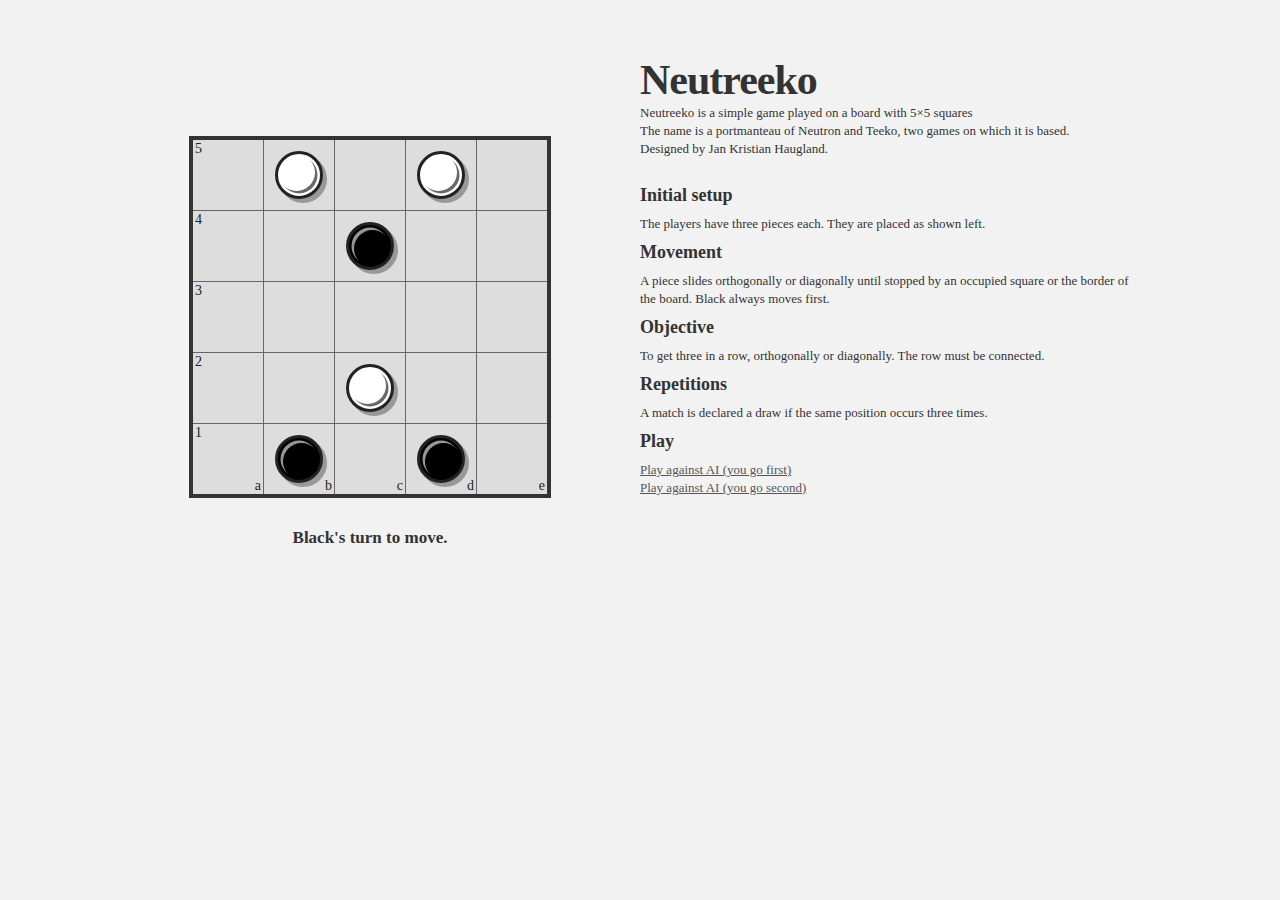
<file: index.html>
<!DOCTYPE html>
<html lang="en">
<head>
    <meta charset="UTF-8">
    <title>Neutreeko</title>
    <link rel="stylesheet" href="css/neutreeko.css">
    <script src="js/jquery-3.4.0.min.js"></script>
    <script src="js/plugins/CSSPlugin.min.js"></script>
    <script src="js/easing/EasePack.min.js"></script>
    <script src="js/TweenLite.min.js"></script>
    <script src="js/def.js"></script>
    <script src="js/board.js"></script>
    <script src="js/ui.js"></script>
    <script src="js/neutreeko.js"></script>
    <script src="js/engine.js"></script>
</head>
<body>
<div class="page_container no_select">
    <div class="page_left_container">
        <div class="left_container">
            <div id="game_result_container">
                <div id="game_result">
                    Initializing...
                </div>
            </div>
        <div class="board_container">
            <div class="cell_container">
                <div class="row">
                    <div class="cell">
                        <div class="cell_coord_v">5</div>
                    </div>
                    <div class="cell"></div>
                    <div class="cell"></div>
                    <div class="cell"></div>
                    <div class="cell"></div>
                    <div class="cell"></div>
                <div class="row">
                    <div class="cell">
                        <div class="cell_coord_v">4</div>
                    </div>
                    <div class="cell"></div>
                    <div class="cell"></div>
                    <div class="cell"></div>
                    <div class="cell"></div>
                    <div class="cell"></div>
                </div>
                <div class="row">
                    <div class="cell">
                        <div class="cell_coord_v">3</div>
                    </div>
                    <div class="cell"></div>
                    <div class="cell"></div>
                    <div class="cell"></div>
                    <div class="cell"></div>
                    <div class="cell"></div>
                </div>
                <div class="row">
                    <div class="cell">
                        <div class="cell_coord_v">2</div>
                    </div>
                    <div class="cell"></div>
                    <div class="cell"></div>
                    <div class="cell"></div>
                    <div class="cell"></div>
                    <div class="cell"></div>
                </div>
                <div class="row">
                    <div class="cell">
                        <div class="cell_coord_v">1</div>
                        <div class="cell_coord_h">a</div>
                    </div>
                    <div class="cell">
                        <div class="cell_coord_h">b</div>
                    </div>
                    <div class="cell">
                        <div class="cell_coord_h">c</div>
                    </div>
                    <div class="cell">
                        <div class="cell_coord_h">d</div>
                    </div>
                    <div class="cell">
                        <div class="cell_coord_h">e</div>
                    </div>
                </div>
            </div>
            </div>
            <div class="dot_container">
                <div class="row">
                    <div id="d8" class="cell">
                        <div class="dot"></div>
                    </div>
                    <div id="d9" class="cell">
                        <div class="dot"></div>
                    </div>
                    <div id="d10" class="cell">
                        <div class="dot"></div>
                    </div>
                    <div id="d11" class="cell">
                        <div class="dot"></div>
                    </div>
                    <div id="d12" class="cell">
                        <div class="dot"></div>
                    </div>
                </div>
                <div class="row">
                    <div id="d15" class="cell">
                        <div class="dot"></div>
                    </div>
                    <div id="d16" class="cell">
                        <div class="dot"></div>
                    </div>
                    <div id="d17" class="cell">
                        <div class="dot"></div>
                    </div>
                    <div id="d18" class="cell">
                        <div class="dot"></div>
                    </div>
                    <div id="d19" class="cell">
                        <div class="dot"></div>
                    </div>
                </div>
                <div class="row">
                    <div id="d22" class="cell">
                        <div class="dot"></div>
                    </div>
                    <div id="d23" class="cell">
                        <div class="dot"></div>
                    </div>
                    <div id="d24" class="cell">
                        <div class="dot"></div>
                    </div>
                    <div id="d25" class="cell">
                        <div class="dot"></div>
                    </div>
                    <div id="d26" class="cell">
                        <div class="dot"></div>
                    </div>
                </div>
                <div class="row">
                    <div id="d29" class="cell">
                        <div class="dot"></div>
                    </div>
                    <div id="d30" class="cell">
                        <div class="dot"></div>
                    </div>
                    <div id="d31" class="cell">
                        <div class="dot"></div>
                    </div>
                    <div id="d32" class="cell">
                        <div class="dot"></div>
                    </div>
                    <div id="d33" class="cell">
                        <div class="dot"></div>
                    </div>
                </div>
                <div class="row">
                    <div id="d36" class="cell">
                        <div class="dot"></div>
                    </div>
                    <div id="d37" class="cell">
                        <div class="dot"></div>
                    </div>
                    <div id="d38" class="cell">
                        <div class="dot"></div>
                    </div>
                    <div id="d39" class="cell">
                        <div class="dot"></div>
                    </div>
                    <div id="d40" class="cell">
                        <div class="dot"></div>
                    </div>
                </div>
            </div>
            <div class="highlight_container">
                <div class="highlight_row">
                    <div id="h8" class="highlight_cell"></div>
                    <div id="h9" class="highlight_cell"></div>
                    <div id="h10" class="highlight_cell"></div>
                    <div id="h11" class="highlight_cell"></div>
                    <div id="h12" class="highlight_cell"></div>
                </div>
                <div class="highlight_row">
                    <div id="h15" class="highlight_cell"></div>
                    <div id="h16" class="highlight_cell"></div>
                    <div id="h17" class="highlight_cell"></div>
                    <div id="h18" class="highlight_cell"></div>
                    <div id="h19" class="highlight_cell"></div>
                </div>
                <div class="highlight_row">
                    <div id="h22" class="highlight_cell"></div>
                    <div id="h23" class="highlight_cell"></div>
                    <div id="h24" class="highlight_cell"></div>
                    <div id="h25" class="highlight_cell"></div>
                    <div id="h26" class="highlight_cell"></div>
                </div>
                <div class="highlight_row">
                    <div id="h29" class="highlight_cell"></div>
                    <div id="h30" class="highlight_cell"></div>
                    <div id="h31" class="highlight_cell"></div>
                    <div id="h32" class="highlight_cell"></div>
                    <div id="h33" class="highlight_cell"></div>
                </div>
                <div class="highlight_row">
                    <div id="h36" class="highlight_cell"></div>
                    <div id="h37" class="highlight_cell"></div>
                    <div id="h38" class="highlight_cell"></div>
                    <div id="h39" class="highlight_cell"></div>
                    <div id="h40" class="highlight_cell"></div>
                </div>
            </div>
            <div class="stone_container">
                <div id="s1" class="stone">
                    <div class="moon"></div>
                </div>
                <div id="s2" class="stone">
                    <div class="moon"></div>
                </div>
                <div id="s3" class="stone">
                    <div class="moon"></div>
                </div>
                <div id="s4" class="stone">
                    <div class="moon"></div>
                </div>
                <div id="s5" class="stone">
                    <div class="moon"></div>
                </div>
                <div id="s6" class="stone">
                    <div class="moon"></div>
                </div>
            </div>
            <div class="arrow_container">
                <svg id="svg_arrow" xmlns="http://www.w3.org/2000/svg" viewBox="0 0 361 361">
                    <defs>
                        <marker id="arrowhead" markerWidth="8" markerHeight="8"
                                refX="0" refY="2" orient="auto">
                            <polygon points="0 0, 5 2, 0 4" fill="#d01919" fill-opacity="0.9" />
                        </marker>
                    </defs>
                    <line id="arrow_line" x1="-999" y1="-999" x2="-999" y2="-999" stroke="#d01919" stroke-opacity="0.9"
                          stroke-width="5" marker-end="url(#arrowhead)" />
                </svg>
            </div>
            <div class="touch_container">
                <div class="touch_row">
                    <div id="c8" class="touch_cell"></div>
                    <div id="c9" class="touch_cell"></div>
                    <div id="c10" class="touch_cell"></div>
                    <div id="c11" class="touch_cell"></div>
                    <div id="c12" class="touch_cell"></div>
                </div>
                <div class="touch_row">
                    <div id="c15" class="touch_cell"></div>
                    <div id="c16" class="touch_cell"></div>
                    <div id="c17" class="touch_cell"></div>
                    <div id="c18" class="touch_cell"></div>
                    <div id="c19" class="touch_cell"></div>
                </div>
                <div class="touch_row">
                    <div id="c22" class="touch_cell"></div>
                    <div id="c23" class="touch_cell"></div>
                    <div id="c24" class="touch_cell"></div>
                    <div id="c25" class="touch_cell"></div>
                    <div id="c26" class="touch_cell"></div>
                </div>
                <div class="touch_row">
                    <div id="c29" class="touch_cell"></div>
                    <div id="c30" class="touch_cell"></div>
                    <div id="c31" class="touch_cell"></div>
                    <div id="c32" class="touch_cell"></div>
                    <div id="c33" class="touch_cell"></div>
                </div>
                <div class="touch_row">
                    <div id="c36" class="touch_cell"></div>
                    <div id="c37" class="touch_cell"></div>
                    <div id="c38" class="touch_cell"></div>
                    <div id="c39" class="touch_cell"></div>
                    <div id="c40" class="touch_cell"></div>
                </div>
            </div>
        </div>
            <div class="info_container" id="info_container">

            </div>
        </div>
    </div>
    <div class="page_right_container">
        <div class="right_container">
            <h1>Neutreeko</h1>
            <p class="h1_sub">
                Neutreeko is a simple game played on a board with 5×5 squares<br>
                The name is a portmanteau of Neutron and Teeko, two games on which it is based.<br>
                Designed by Jan Kristian Haugland.<br><br>
            </p>
            <h2>Initial setup</h2>
            <p>The players have three pieces each. They are placed as shown left.
            </p>
            <h2>Movement</h2>
            <p>
                A piece slides orthogonally or diagonally until stopped by an occupied square or
                the border of the board. Black always moves first.
            </p>
            <h2>Objective</h2>
            <p>
                To get three in a row, orthogonally or diagonally. The row must be connected.
            </p>
            <h2>Repetitions</h2>
            <p>
                A match is declared a draw if the same position occurs three times.
            </p>
<!--            <h2>Tactical depth</h2>-->
<!--            <p>-->
<!--                There are positions for which perfect play leads to a win in 51 moves (that is,-->
<!--                26 moves by one player and 25 by the other one). Only about 3% of all legal positions are neutral,-->
<!--                including the starting position.-->
<!--            </p>-->
<!--            <h2>Strategy</h2>-->
<!--            <p>-->
<!--                Neutreeko is a highly tactical game with little room for long-term strategic planning.-->
<!--                But if neither side has an attack coming up, it can often be a good idea to immobilize-->
<!--                your opponent by forcing him into a corner.-->
<!--            </p>-->
            <h2>Play</h2>
            <p>
                <a class="btn_play" id="play_black" href="javascript:void(0);">Play against AI (you go first)</a><br>
                <a class="btn_play" id="play_white" href="javascript:void(0);">Play against AI (you go second)</a><br>
            </p>
<!--            <h2>Move History</h2>-->
<!--            <p>-->
<!--                1.a1-b1 c4-d5 2.a2-b2 d8-e2 1.a1-b1 c4-d5 2.a2-b2 d8-e2 1.a1-b1 c4-d5 2.a2-b2 d8-e2 1.a1-b1 c4-d5 2.a2-b2 d8-e2 1.a1-b1 c4-d5 2.a2-b2 d8-e2-->
<!--                1.a1-b1 c4-d5 2.a2-b2 d8-e2 1.a1-b1 c4-d5 2.a2-b2 d8-e2 1.a1-b1 c4-d5 2.a2-b2 d8-e2 1.a1-b1 c4-d5 2.a2-b2 d8-e2 1.a1-b1 c4-d5 2.a2-b2 d8-e2-->
<!--                1.a1-b1 c4-d5 2.a2-b2 d8-e2 1.a1-b1 c4-d5 2.a2-b2 d8-e2 1.a1-b1 c4-d5 2.a2-b2 d8-e2-->
<!--            </p>-->
<!--            <div class="ui icon buttons no_select">-->
<!--                <button type="button" class="ui black button" id="btn_first">-->
<!--                    First-->
<!--                </button>-->
<!--                <button type="button" class="ui black button" id="btn_prev">-->
<!--                    Prev-->
<!--                </button>-->
<!--                <button type="button" class="ui black button" id="btn_next">-->
<!--                    Next-->
<!--                </button>-->
<!--                <button type="button" class="ui black button" id="btn_last">-->
<!--                    Last-->
<!--                </button>-->
<!--            </div>-->
<!--            <h2>Option</h2>-->
<!--            <div>-->
<!--                <input type="checkbox" id="chk_show_coordinates" name="chk_show_coordinates" checked="checked">-->
<!--                <label for="chk_show_coordinates">Show Coordinates</label>-->
<!--            </div>-->
<!--            <div>-->
<!--                <input type="checkbox" id="chk_show_last_move" name="chk_show_last_move" checked="checked">-->
<!--                <label for="chk_show_last_move">Show Last Move</label>-->
<!--            </div>-->
        </div>
    </div>
</div>
</body>
</html>
</file>
<file: css/neutreeko.css>
* {
    margin: 0;
    padding: 0;
}

body {
    font-family: "Trebuchet MS";
    font-size: 13px;
    color: #333;
    background-color: #f2f2f2;
}

h1 {
    letter-spacing: -1px;
    font-size: 42px;
    margin-bottom: 0px;
}

.h1_sub {
    margin-top: 0px;
}

h2 {
    font-size: 18px;
    margin: 9px 0;
}

p {
    line-height: 18px;
    margin: 3px 0;
}

.no_select {
    -webkit-touch-callout: none;
    -webkit-user-select: none;
    -moz-user-select: none;
    -ms-user-select: none;
    user-select: none;
}

.page_left_container {
    position: absolute;
    top: 0;
    left: 0;
    bottom: 0;
    width: 50%;
    overflow: hidden;
}

.page_right_container {
    position: absolute;
    top: 0;
    right: 0;
    bottom: 0;
    width: 50%;
    overflow: auto;
}

.left_container {
    float: right;
    width: 540px;
    padding-left: 0px;
    padding-top: 0px;
}

.right_container {
    padding-left: 0;
    padding-top: 56px;
    float: left;
    width: 490px;
}

#game_result_container {
    height: 36px;
    width: 260px;
    position: relative;
    margin: 0 auto;
}

#game_result {
    position: absolute;
    left: 0;
    top: 0;
    background-color: #d01919;
    font-weight: bold;
    font-size: 15px;
    color: #fff;
    line-height: 36px;
    height: 100%;
    width: 260px;
    margin: 0 auto;
    text-align: center;
    display: block;
}

.board_container {
    position: relative;
    border: 4px solid #333;
    width: 354px;
    height: 354px;
    padding: 0;
    overflow: hidden;
    margin: 100px auto 30px auto;
}

.cell_container {
    position: absolute;
    top: 0px;
    left: 0px;
    width: 355px;
}

.cell_container .row {
    float: left;
    width: 500px;
}

.cell_container .row .cell {
    float: left;
    width: 70px;
    height: 70px;
    border: 1px solid #666;
    background-color: #ddd;
    margin-left: -1px;
    margin-top: -1px;
    position: relative;
}

.cell_coord_v {
    font-size: 14px;
    color: #222;
    padding-top: 1px;
    padding-left: 2px;
    display: block;
    /*font-style: italic;*/
}

.cell_coord_h {
    position: absolute;
    right: 2px;
    bottom: 0;
    font-size: 14px;
    color: #222;
    display: block;
    /*font-style: italic;*/
}

.stone_container {
    position: absolute;
    top: 0;
    left: 0;
    z-index: 9;
}

.stone {
    z-index: 9;
    position: absolute;
    background-color: #ffffff;
    border-radius: 50%;
    width: 42px;
    height: 42px;
    border: 3px solid #222222;
    box-shadow: 4px 4px rgba(68, 68, 68, 0.45);
    display: none;
}

.stone.black {
    background-color: #000000;
}

.stone .moon {
    width: 37px;
    height: 37px;
    border-radius: 80%;
    box-shadow: 2.5px 2.5px 0 0 rgba(68, 68, 68, 0.8);
}

.stone.black .moon {
    margin: 5px 0 0 5px;
    width: 37px;
    height: 37px;
    border-radius: 80%;
    box-shadow: -2.5px -2.5px 0 0 rgba(187, 187, 187, 0.8);
}

.dot_container {
    position: absolute;
    top: 0;
    left: 0;
    z-index: 8;
    width: 355px;
}

.dot_container .row {
    float: left;
}

.dot_container .row .cell {
    float: left;
    width: 70px;
    height: 70px;
    border: 1px solid transparent;
    margin-left: -1px;
    margin-top: -1px;
}

.dot_container .row .cell.selected {
    background-color: rgba(0, 0, 0, 0.5);
}

.dot {
    background-color: rgba(0, 0, 0, 0.5);
    border-radius: 50%;
    border-width: 2px;
    position: absolute;
    width: 12px;
    height: 12px;
    margin-left: 30px;
    margin-top: 30px;
    display: none;
}

.cell.show .dot {
    display: block;
}

.touch_container {
    position: absolute;
    top: 0px;
    left: 0px;
    z-index: 99;
    width: 355px;
}

.touch_container .touch_row {
    float: left;
}

.touch_container .touch_row .touch_cell {
    float: left;
    width: 71px;
    height: 71px;
    background-color: transparent;
}

.highlight_container {
    position: absolute;
    top: 0;
    left: 0;
    width: 355px;
    z-index: 7;
}

.highlight_container .highlight_row {
    float: left;
}

.highlight_container .highlight_row .highlight_cell {
    float: left;
    width: 71px;
    height: 71px;
    background-color: transparent;
}

.highlight_container .highlight_row .highlight_cell.show {
    background-color: rgba(0, 0, 0, 0.15);
}


.info_container {
    width: 100%;
    margin: 0 auto;
    text-align: center;
    font-size: 17px;
    font-weight: bold;
}

.arrow_container {
    position: absolute;
    left: 0;
    top: 0;
    width: 354px;
    height: 354px;
    z-index: 90;
}

.btn_play {
    color: #555;
}
</file>
